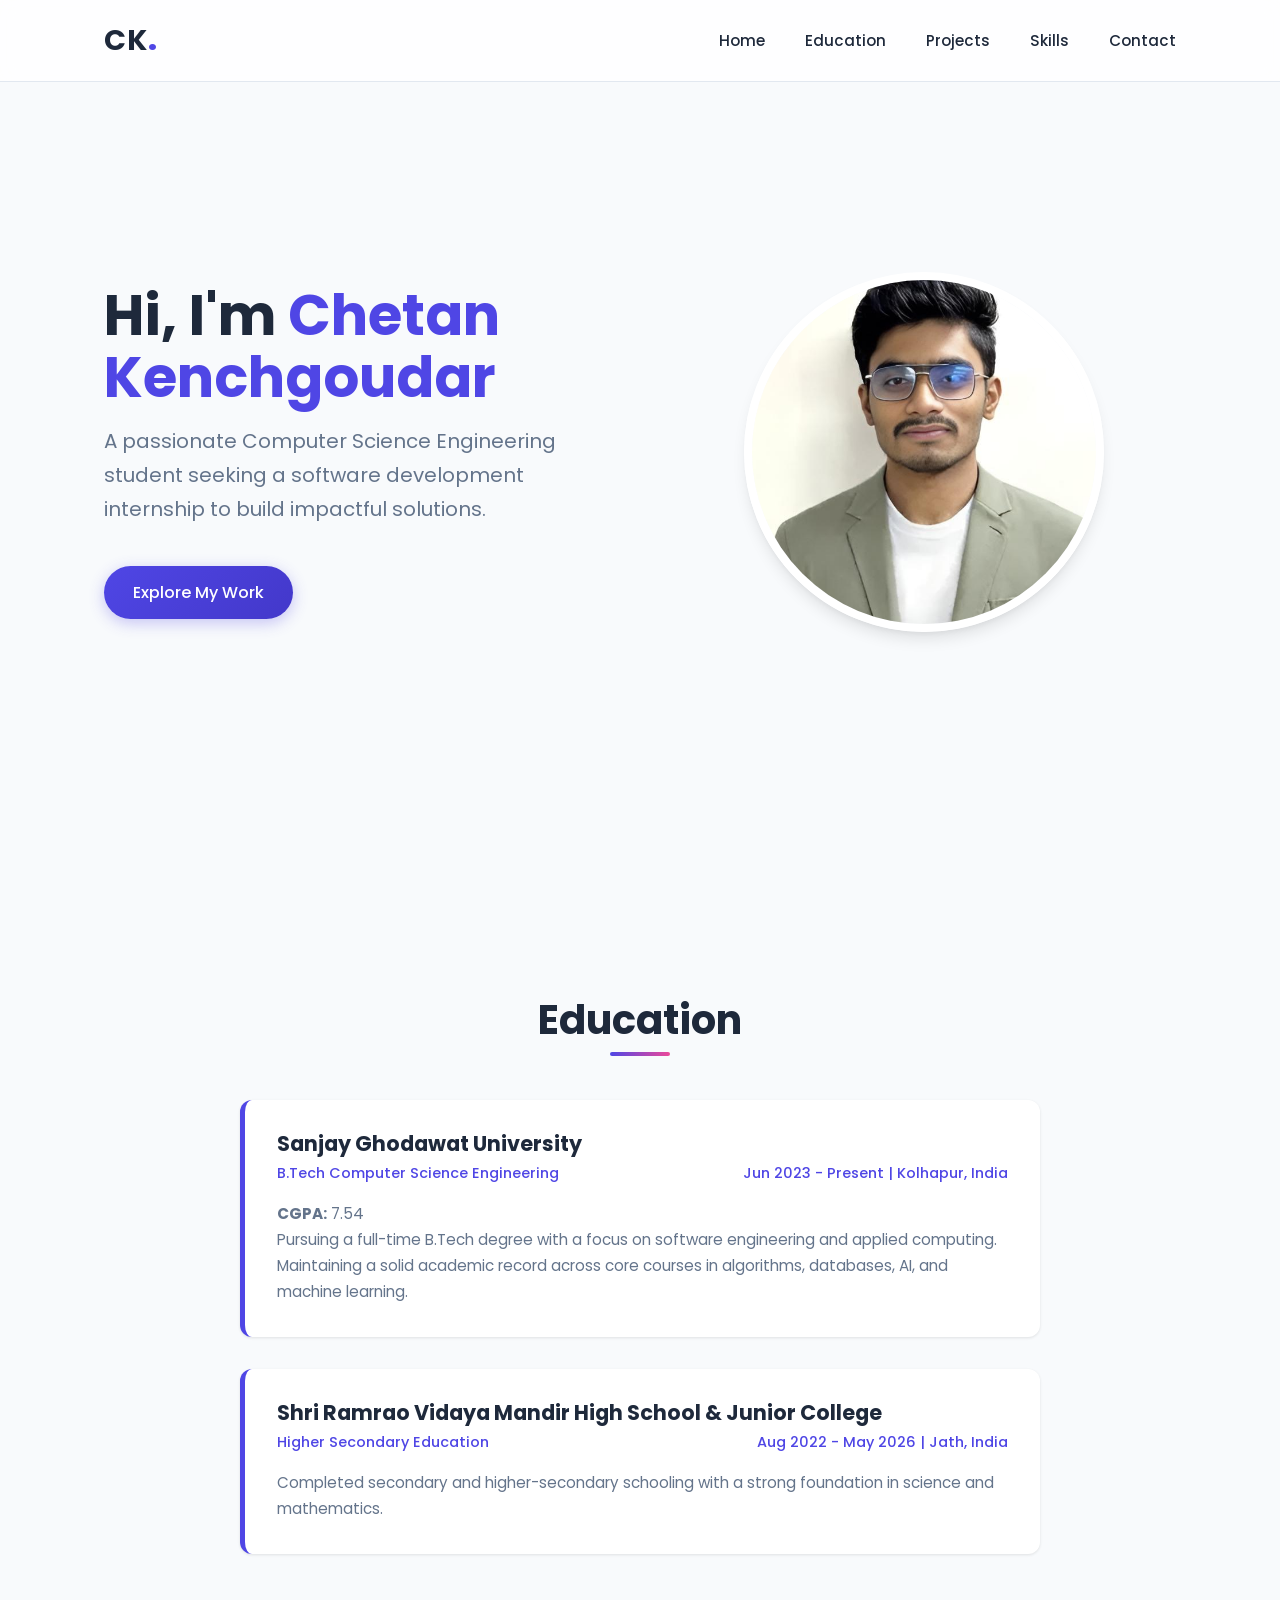
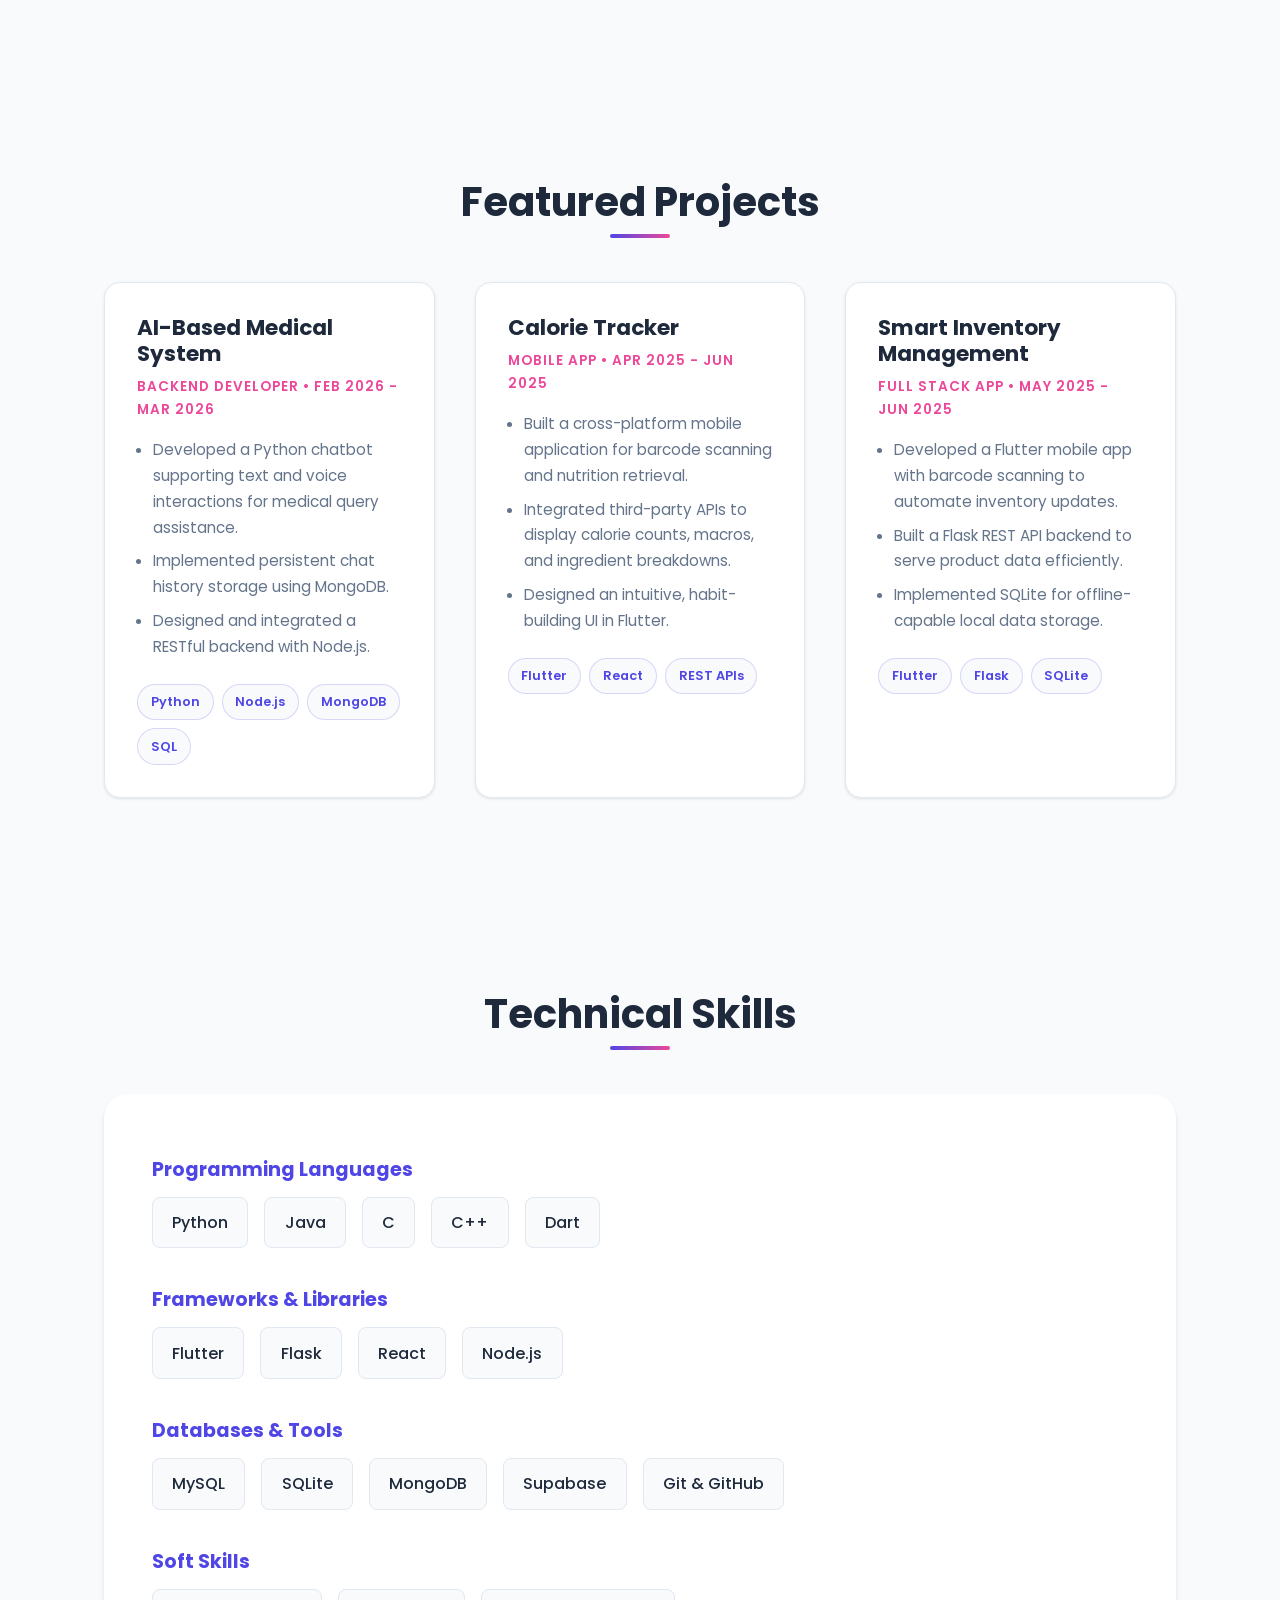
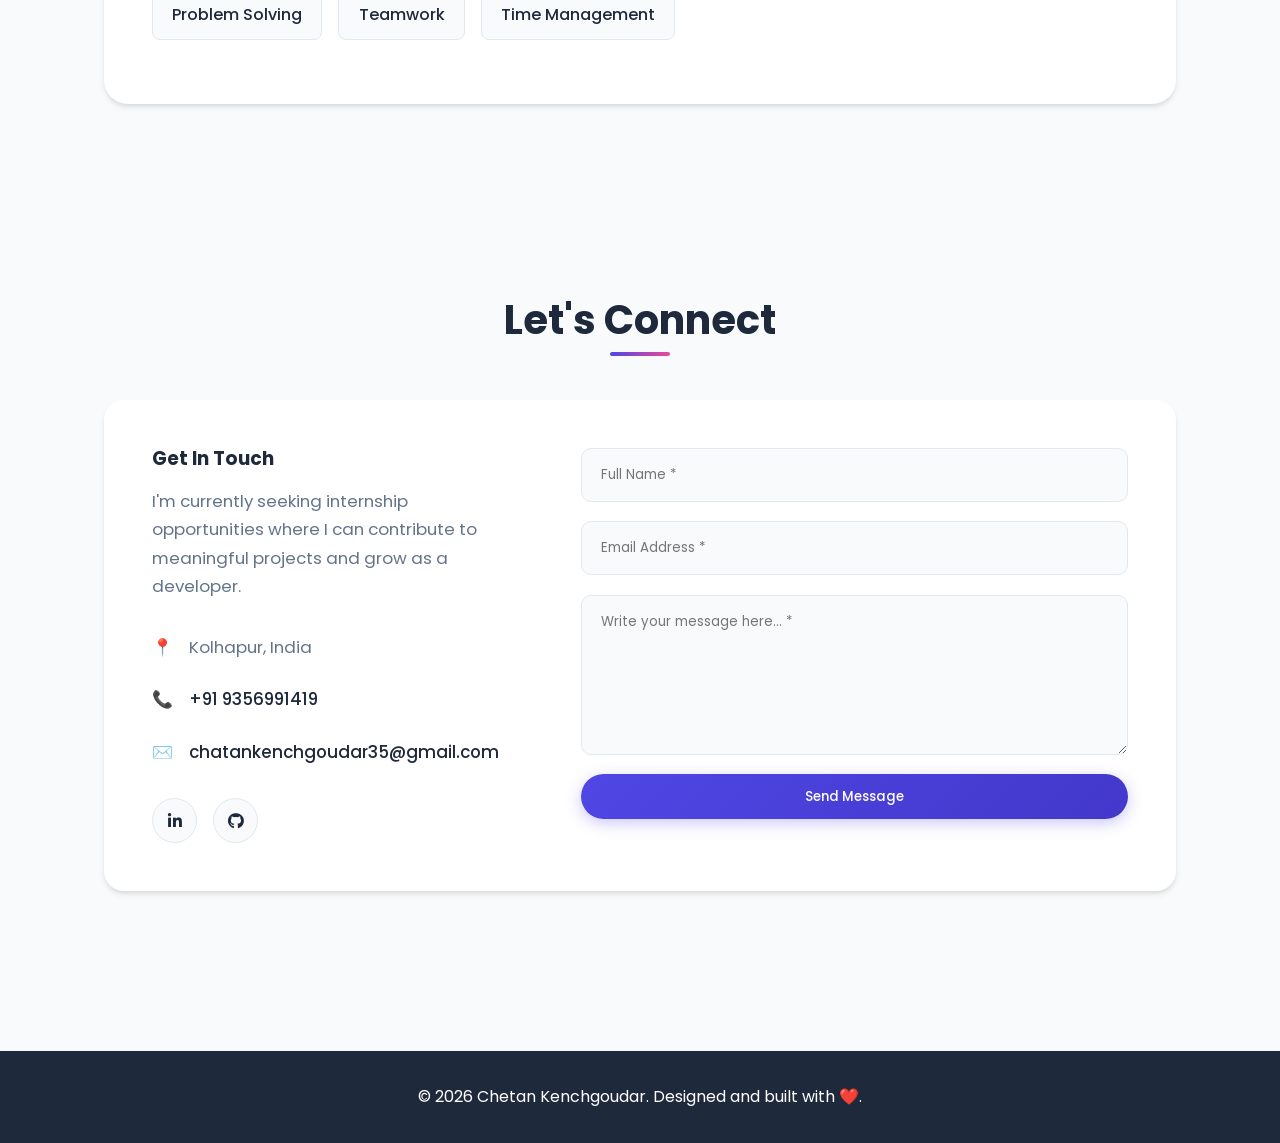
<file: index.html>
<!DOCTYPE html>
<html lang="en">
<head>
    <meta charset="UTF-8">
    <meta name="viewport" content="width=device-width, initial-scale=1.0">
    <title>Chetan Kenchgoudar | Portfolio</title>
    <link rel="preconnect" href="https://fonts.googleapis.com">
    <link rel="preconnect" href="https://fonts.gstatic.com" crossorigin>
    <link href="https://fonts.googleapis.com/css2?family=Poppins:wght@300;400;500;600;700&display=swap" rel="stylesheet">
    <link rel="stylesheet" href="https://cdnjs.cloudflare.com/ajax/libs/font-awesome/6.4.0/css/all.min.css">
    <link rel="stylesheet" href="portfolio_design.css">
</head>
<body>

    <header>
        <nav>
            <a href="#home" class="logo">CK<span>.</span></a>
            <ul>
                <li><a href="#home">Home</a></li>
                <li><a href="#about">Education</a></li>
                <li><a href="#projects">Projects</a></li>
                <li><a href="#skills">Skills</a></li>
                <li><a href="#contact">Contact</a></li>
            </ul>
        </nav>
    </header>

    <section id="home">
        <div class="hero-content">
            <h1 class="hero-title">Hi, I'm <span>Chetan Kenchgoudar</span></h1>
            <p class="hero-subtitle">A passionate Computer Science Engineering student seeking a software development internship to build impactful solutions.</p>
            <a href="#projects" class="btn">Explore My Work</a>
        </div>
        <div class="hero-image-container">
            <img src="id_photo.jpeg" alt="Chetan Kenchgoudar" class="hero-image">
        </div>
    </section>

    <section id="about">
        <h2 class="section-title">Education</h2>
        <div class="timeline">
            <div class="timeline-item">
                <h3 class="timeline-title">Sanjay Ghodawat University</h3>
                <div class="timeline-meta">
                    <span>B.Tech Computer Science Engineering</span>
                    <span>Jun 2023 - Present | Kolhapur, India</span>
                </div>
                <p class="timeline-text"><strong>CGPA:</strong> 7.54</p>
                <p class="timeline-text">Pursuing a full-time B.Tech degree with a focus on software engineering and applied computing. Maintaining a solid academic record across core courses in algorithms, databases, AI, and machine learning.</p>
            </div>
            
            <div class="timeline-item">
                <h3 class="timeline-title">Shri Ramrao Vidaya Mandir High School & Junior College</h3>
                <div class="timeline-meta">
                    <span>Higher Secondary Education</span>
                    <span>Aug 2022 - May 2026 | Jath, India</span>
                </div>
                <p class="timeline-text">Completed secondary and higher-secondary schooling with a strong foundation in science and mathematics.</p>
            </div>
        </div>
    </section>

    <section id="projects">
        <h2 class="section-title">Featured Projects</h2>
        <div class="projects-grid">
            <!-- Project 1 -->
            <div class="project-card">
                <h3 class="project-title">AI-Based Medical System</h3>
                <div class="project-role">Backend Developer &bull; Feb 2026 - Mar 2026</div>
                <ul class="project-features">
                    <li>Developed a Python chatbot supporting text and voice interactions for medical query assistance.</li>
                    <li>Implemented persistent chat history storage using MongoDB.</li>
                    <li>Designed and integrated a RESTful backend with Node.js.</li>
                </ul>
                <div class="tech-tags">
                    <span class="tech-tag">Python</span>
                    <span class="tech-tag">Node.js</span>
                    <span class="tech-tag">MongoDB</span>
                    <span class="tech-tag">SQL</span>
                </div>
            </div>
            
            <!-- Project 2 -->
            <div class="project-card">
                <h3 class="project-title">Calorie Tracker</h3>
                <div class="project-role">Mobile App &bull; Apr 2025 - Jun 2025</div>
                <ul class="project-features">
                    <li>Built a cross-platform mobile application for barcode scanning and nutrition retrieval.</li>
                    <li>Integrated third-party APIs to display calorie counts, macros, and ingredient breakdowns.</li>
                    <li>Designed an intuitive, habit-building UI in Flutter.</li>
                </ul>
                <div class="tech-tags">
                    <span class="tech-tag">Flutter</span>
                    <span class="tech-tag">React</span>
                    <span class="tech-tag">REST APIs</span>
                </div>
            </div>
            
            <!-- Project 3 -->
            <div class="project-card">
                <h3 class="project-title">Smart Inventory Management</h3>
                <div class="project-role">Full Stack App &bull; May 2025 - Jun 2025</div>
                <ul class="project-features">
                    <li>Developed a Flutter mobile app with barcode scanning to automate inventory updates.</li>
                    <li>Built a Flask REST API backend to serve product data efficiently.</li>
                    <li>Implemented SQLite for offline-capable local data storage.</li>
                </ul>
                <div class="tech-tags">
                    <span class="tech-tag">Flutter</span>
                    <span class="tech-tag">Flask</span>
                    <span class="tech-tag">SQLite</span>
                </div>
            </div>
        </div>
    </section>

    <section id="skills">
        <h2 class="section-title">Technical Skills</h2>
        <div class="skills-container">
            <div class="skill-category">
                <h3 class="skill-category-title">Programming Languages</h3>
                <div class="skill-items">
                    <span class="skill-item">Python</span>
                    <span class="skill-item">Java</span>
                    <span class="skill-item">C</span>
                    <span class="skill-item">C++</span>
                    <span class="skill-item">Dart</span>
                </div>
            </div>
            <div class="skill-category">
                <h3 class="skill-category-title">Frameworks & Libraries</h3>
                <div class="skill-items">
                    <span class="skill-item">Flutter</span>
                    <span class="skill-item">Flask</span>
                    <span class="skill-item">React</span>
                    <span class="skill-item">Node.js</span>
                </div>
            </div>
            <div class="skill-category">
                <h3 class="skill-category-title">Databases & Tools</h3>
                <div class="skill-items">
                    <span class="skill-item">MySQL</span>
                    <span class="skill-item">SQLite</span>
                    <span class="skill-item">MongoDB</span>
                    <span class="skill-item">Supabase</span>
                    <span class="skill-item">Git & GitHub</span>
                </div>
            </div>
            <div class="skill-category">
                <h3 class="skill-category-title">Soft Skills</h3>
                <div class="skill-items">
                    <span class="skill-item">Problem Solving</span>
                    <span class="skill-item">Teamwork</span>
                    <span class="skill-item">Time Management</span>
                </div>
            </div>
        </div>
    </section>

    <section id="contact">
        <h2 class="section-title">Let's Connect</h2>
        <div class="contact-wrapper">
            <div class="contact-info">
                <h3>Get In Touch</h3>
                <p style="margin-top: 1rem; margin-bottom: 2rem;">I'm currently seeking internship opportunities where I can contribute to meaningful projects and grow as a developer.</p>
                
                <p>📍 <span>Kolhapur, India</span></p>
                <p>📞 <a href="tel:+919356991419">+91 9356991419</a></p>
                <p>✉️ <a href="mailto:chatankenchgoudar35@gmail.com">chatankenchgoudar35@gmail.com</a></p>

                <div class="social-links">
                    <a href="https://www.linkedin.com/authwall?trk=gf&trkInfo=AQGGTqM0ZwcKowAAAZ2cUcHoEHfDS6eBnH4g4Q-cxKCWYAdqOgk7hxLdjLNKBSPe8jdmuKFE__CIv23SAOJ6mwMfrmOQ6SKngbtzZXo9KY92ncoLSf2I0LgKeD4BChWzn7RLwQA=&original_referer=&sessionRedirect=https%3A%2F%2Fwww.linkedin.com%2Fin%2Fchetan-kenchagoudar-619902284%3Futm_source%3Dshare_via%26utm_content%3Dprofile%26utm_medium%3Dmember_ios" class="social-link" title="LinkedIn"><i class="fa-brands fa-linkedin-in"></i></a>
                    <a href="https://github.com/Chetan-1503" class="social-link" title="GitHub"><i class="fa-brands fa-github"></i></a>
                </div>
            </div>
            
            <form class="contact-form">
                <div class="input-group">
                    <input type="text" placeholder="Full Name *" required>
                </div>
                <div class="input-group">
                    <input type="email" placeholder="Email Address *" required>
                </div>
                <div class="input-group">
                    <textarea placeholder="Write your message here... *" required></textarea>
                </div>
                <button type="submit" class="btn">Send Message</button>
            </form>
        </div>
    </section>

    <footer>
        <p>&copy; 2026 Chetan Kenchgoudar. Designed and built with ❤️.</p>
    </footer>

    <script src="portfolio_logic.js"></script>
</body>
</html>
</file>
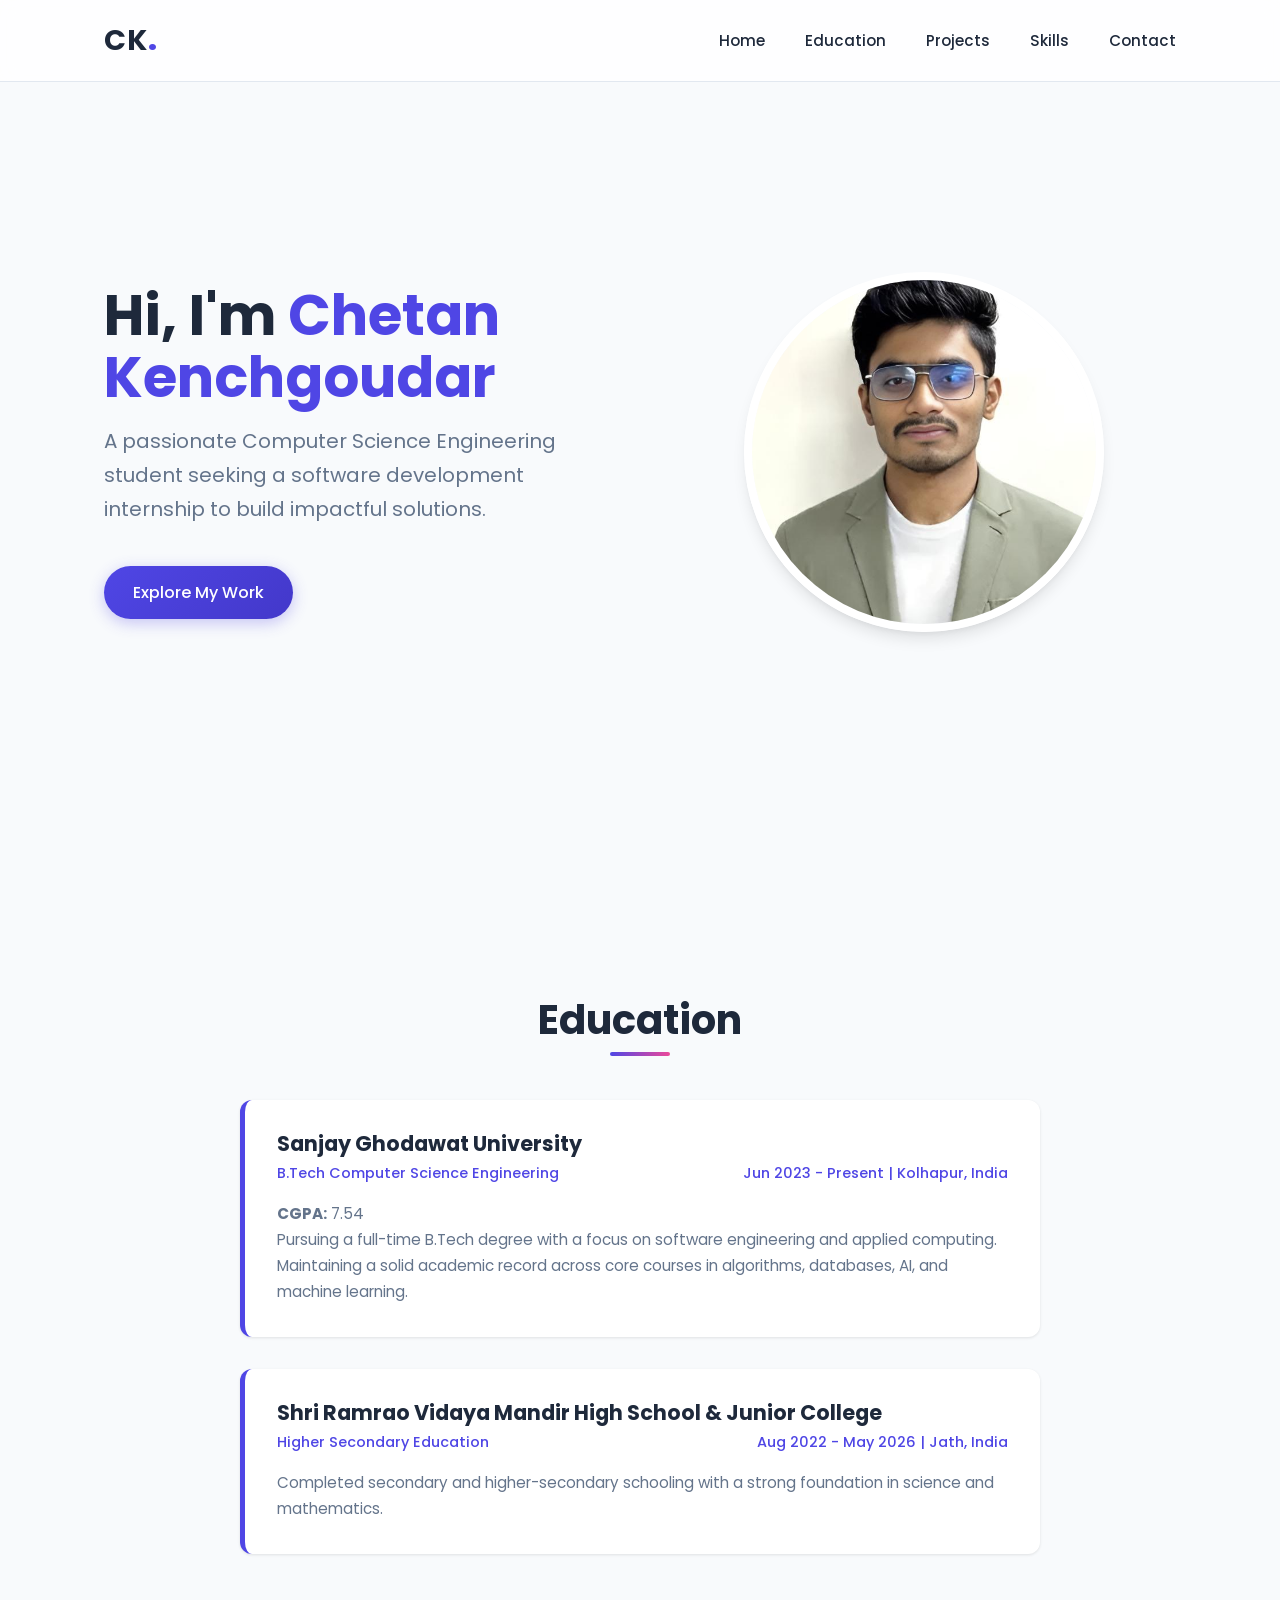
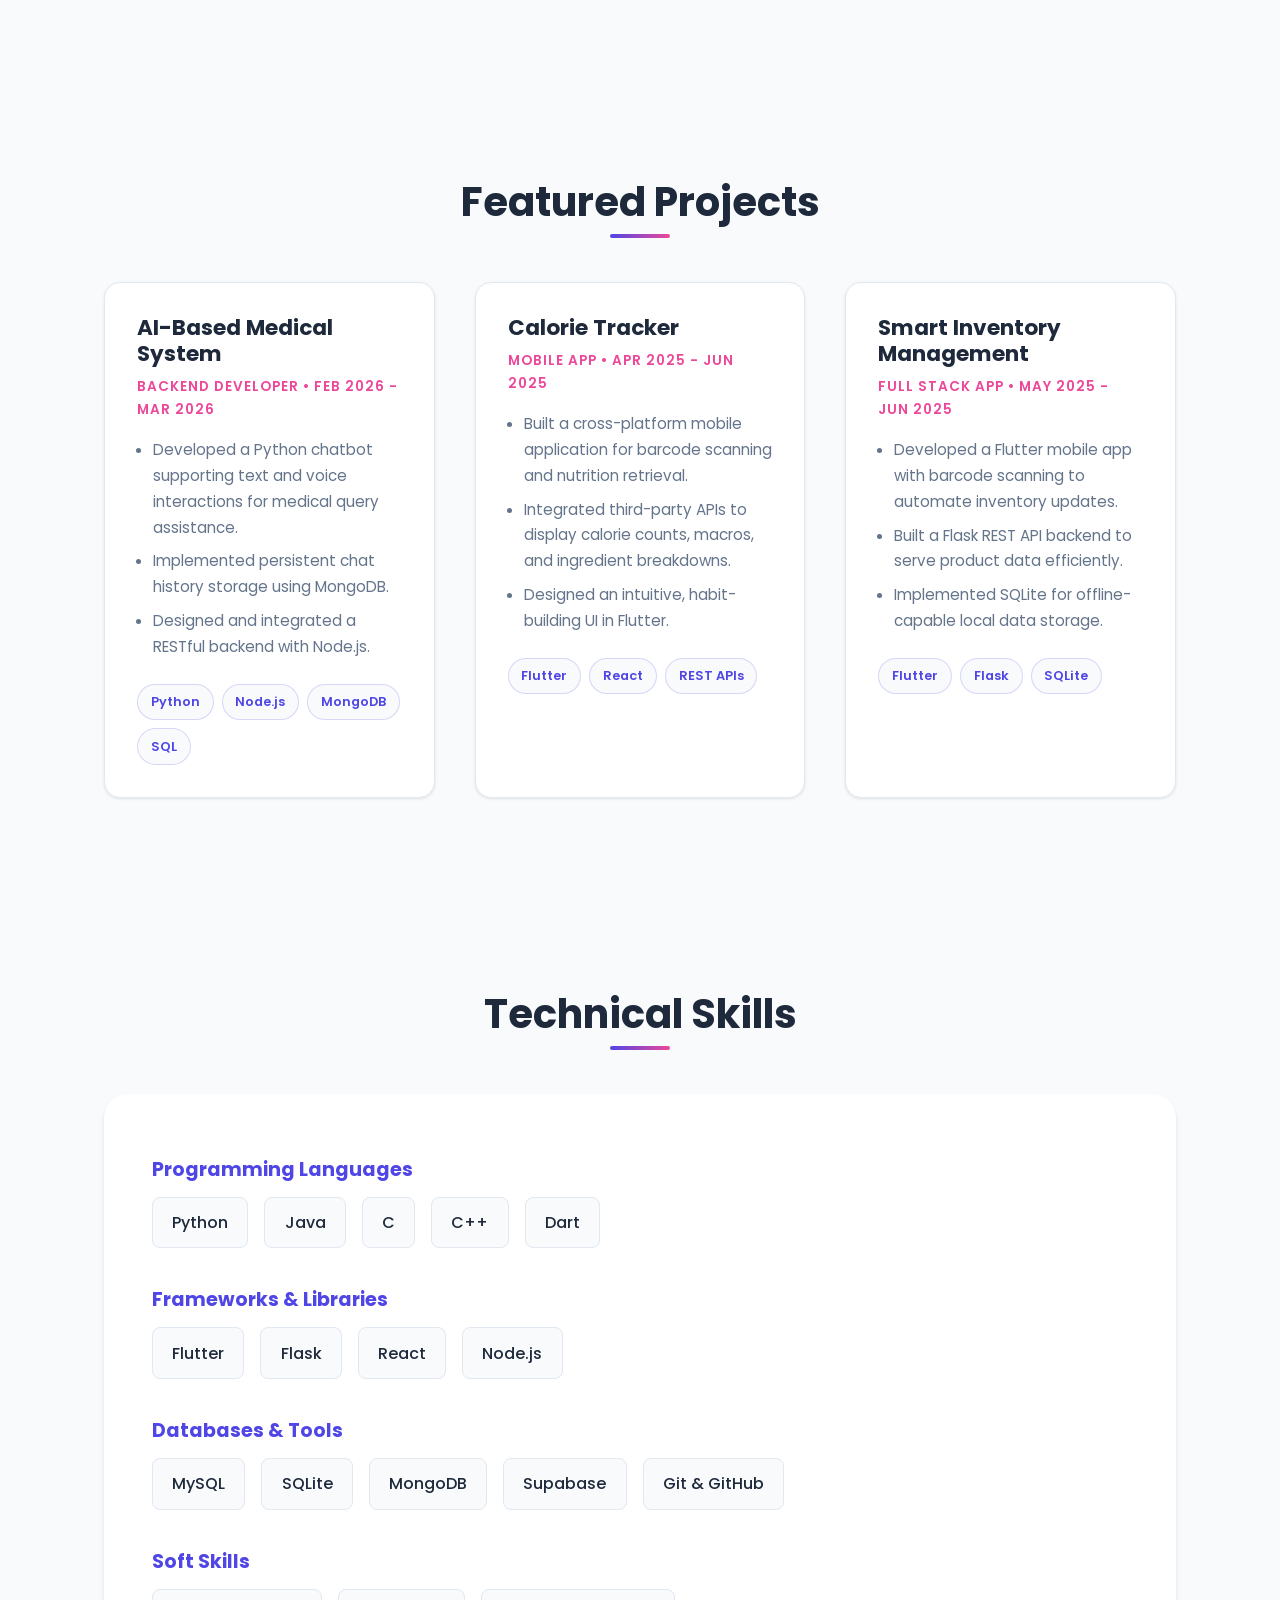
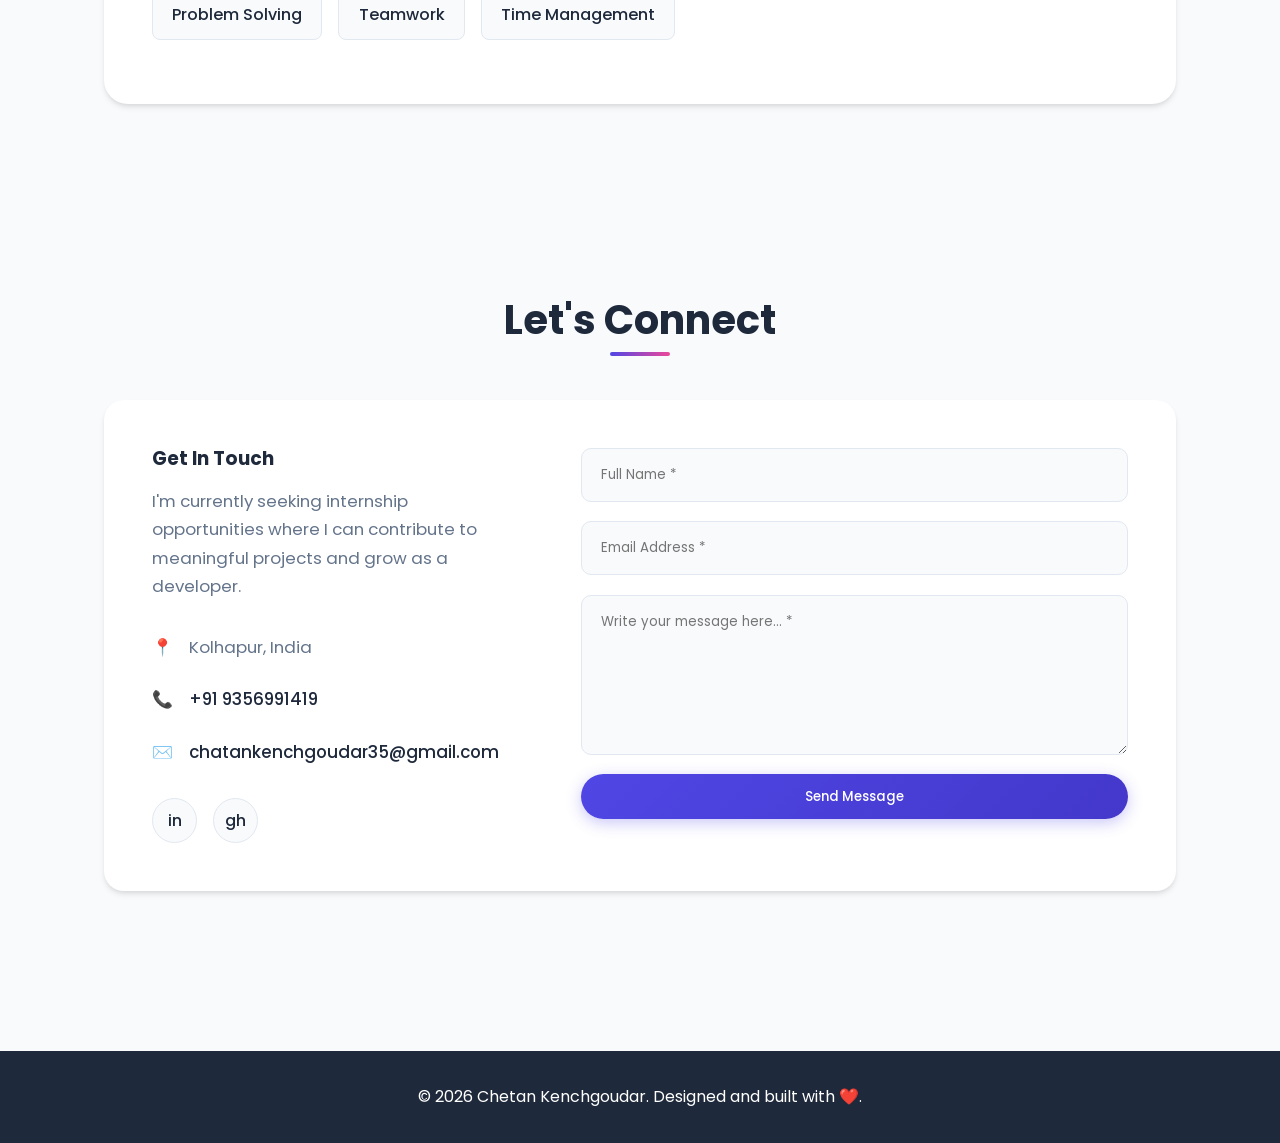
<file: chetan_portfolio.html>
<!DOCTYPE html>
<html lang="en">
<head>
    <meta charset="UTF-8">
    <meta name="viewport" content="width=device-width, initial-scale=1.0">
    <title>Chetan Kenchgoudar | Portfolio</title>
    <link rel="preconnect" href="https://fonts.googleapis.com">
    <link rel="preconnect" href="https://fonts.gstatic.com" crossorigin>
    <link href="https://fonts.googleapis.com/css2?family=Poppins:wght@300;400;500;600;700&display=swap" rel="stylesheet">
    <link rel="stylesheet" href="portfolio_design.css">
</head>
<body>

    <header>
        <nav>
            <a href="#home" class="logo">CK<span>.</span></a>
            <ul>
                <li><a href="#home">Home</a></li>
                <li><a href="#about">Education</a></li>
                <li><a href="#projects">Projects</a></li>
                <li><a href="#skills">Skills</a></li>
                <li><a href="#contact">Contact</a></li>
            </ul>
        </nav>
    </header>

    <section id="home">
        <div class="hero-content">
            <h1 class="hero-title">Hi, I'm <span>Chetan Kenchgoudar</span></h1>
            <p class="hero-subtitle">A passionate Computer Science Engineering student seeking a software development internship to build impactful solutions.</p>
            <a href="#projects" class="btn">Explore My Work</a>
        </div>
        <div class="hero-image-container">
            <img src="id_photo.jpeg" alt="Chetan Kenchgoudar" class="hero-image">
        </div>
    </section>

    <section id="about">
        <h2 class="section-title">Education</h2>
        <div class="timeline">
            <div class="timeline-item">
                <h3 class="timeline-title">Sanjay Ghodawat University</h3>
                <div class="timeline-meta">
                    <span>B.Tech Computer Science Engineering</span>
                    <span>Jun 2023 - Present | Kolhapur, India</span>
                </div>
                <p class="timeline-text"><strong>CGPA:</strong> 7.54</p>
                <p class="timeline-text">Pursuing a full-time B.Tech degree with a focus on software engineering and applied computing. Maintaining a solid academic record across core courses in algorithms, databases, AI, and machine learning.</p>
            </div>
            
            <div class="timeline-item">
                <h3 class="timeline-title">Shri Ramrao Vidaya Mandir High School & Junior College</h3>
                <div class="timeline-meta">
                    <span>Higher Secondary Education</span>
                    <span>Aug 2022 - May 2026 | Jath, India</span>
                </div>
                <p class="timeline-text">Completed secondary and higher-secondary schooling with a strong foundation in science and mathematics.</p>
            </div>
        </div>
    </section>

    <section id="projects">
        <h2 class="section-title">Featured Projects</h2>
        <div class="projects-grid">
            <!-- Project 1 -->
            <div class="project-card">
                <h3 class="project-title">AI-Based Medical System</h3>
                <div class="project-role">Backend Developer &bull; Feb 2026 - Mar 2026</div>
                <ul class="project-features">
                    <li>Developed a Python chatbot supporting text and voice interactions for medical query assistance.</li>
                    <li>Implemented persistent chat history storage using MongoDB.</li>
                    <li>Designed and integrated a RESTful backend with Node.js.</li>
                </ul>
                <div class="tech-tags">
                    <span class="tech-tag">Python</span>
                    <span class="tech-tag">Node.js</span>
                    <span class="tech-tag">MongoDB</span>
                    <span class="tech-tag">SQL</span>
                </div>
            </div>
            
            <!-- Project 2 -->
            <div class="project-card">
                <h3 class="project-title">Calorie Tracker</h3>
                <div class="project-role">Mobile App &bull; Apr 2025 - Jun 2025</div>
                <ul class="project-features">
                    <li>Built a cross-platform mobile application for barcode scanning and nutrition retrieval.</li>
                    <li>Integrated third-party APIs to display calorie counts, macros, and ingredient breakdowns.</li>
                    <li>Designed an intuitive, habit-building UI in Flutter.</li>
                </ul>
                <div class="tech-tags">
                    <span class="tech-tag">Flutter</span>
                    <span class="tech-tag">React</span>
                    <span class="tech-tag">REST APIs</span>
                </div>
            </div>
            
            <!-- Project 3 -->
            <div class="project-card">
                <h3 class="project-title">Smart Inventory Management</h3>
                <div class="project-role">Full Stack App &bull; May 2025 - Jun 2025</div>
                <ul class="project-features">
                    <li>Developed a Flutter mobile app with barcode scanning to automate inventory updates.</li>
                    <li>Built a Flask REST API backend to serve product data efficiently.</li>
                    <li>Implemented SQLite for offline-capable local data storage.</li>
                </ul>
                <div class="tech-tags">
                    <span class="tech-tag">Flutter</span>
                    <span class="tech-tag">Flask</span>
                    <span class="tech-tag">SQLite</span>
                </div>
            </div>
        </div>
    </section>

    <section id="skills">
        <h2 class="section-title">Technical Skills</h2>
        <div class="skills-container">
            <div class="skill-category">
                <h3 class="skill-category-title">Programming Languages</h3>
                <div class="skill-items">
                    <span class="skill-item">Python</span>
                    <span class="skill-item">Java</span>
                    <span class="skill-item">C</span>
                    <span class="skill-item">C++</span>
                    <span class="skill-item">Dart</span>
                </div>
            </div>
            <div class="skill-category">
                <h3 class="skill-category-title">Frameworks & Libraries</h3>
                <div class="skill-items">
                    <span class="skill-item">Flutter</span>
                    <span class="skill-item">Flask</span>
                    <span class="skill-item">React</span>
                    <span class="skill-item">Node.js</span>
                </div>
            </div>
            <div class="skill-category">
                <h3 class="skill-category-title">Databases & Tools</h3>
                <div class="skill-items">
                    <span class="skill-item">MySQL</span>
                    <span class="skill-item">SQLite</span>
                    <span class="skill-item">MongoDB</span>
                    <span class="skill-item">Supabase</span>
                    <span class="skill-item">Git & GitHub</span>
                </div>
            </div>
            <div class="skill-category">
                <h3 class="skill-category-title">Soft Skills</h3>
                <div class="skill-items">
                    <span class="skill-item">Problem Solving</span>
                    <span class="skill-item">Teamwork</span>
                    <span class="skill-item">Time Management</span>
                </div>
            </div>
        </div>
    </section>

    <section id="contact">
        <h2 class="section-title">Let's Connect</h2>
        <div class="contact-wrapper">
            <div class="contact-info">
                <h3>Get In Touch</h3>
                <p style="margin-top: 1rem; margin-bottom: 2rem;">I'm currently seeking internship opportunities where I can contribute to meaningful projects and grow as a developer.</p>
                
                <p>📍 <span>Kolhapur, India</span></p>
                <p>📞 <a href="tel:+919356991419">+91 9356991419</a></p>
                <p>✉️ <a href="mailto:chatankenchgoudar35@gmail.com">chatankenchgoudar35@gmail.com</a></p>

                <div class="social-links">
                    <a href="#" class="social-link" title="LinkedIn">in</a>
                    <a href="#" class="social-link" title="GitHub">gh</a>
                </div>
            </div>
            
            <form class="contact-form">
                <div class="input-group">
                    <input type="text" placeholder="Full Name *" required>
                </div>
                <div class="input-group">
                    <input type="email" placeholder="Email Address *" required>
                </div>
                <div class="input-group">
                    <textarea placeholder="Write your message here... *" required></textarea>
                </div>
                <button type="submit" class="btn">Send Message</button>
            </form>
        </div>
    </section>

    <footer>
        <p>&copy; 2026 Chetan Kenchgoudar. Designed and built with ❤️.</p>
    </footer>

    <script src="portfolio_logic.js"></script>
</body>
</html>
</file>
<file: portfolio_design.css>
:root {
    --primary-color: #4f46e5;
    --primary-hover: #4338ca;
    --secondary-color: #ec4899;
    --text-color: #1e293b;
    --text-light: #64748b;
    --bg-color: #f8fafc;
    --card-bg: #ffffff;
    --border-color: #e2e8f0;
    --shadow-sm: 0 1px 3px rgba(0,0,0,0.1);
    --shadow-md: 0 4px 6px -1px rgba(0,0,0,0.1), 0 2px 4px -1px rgba(0,0,0,0.06);
    --shadow-lg: 0 10px 15px -3px rgba(0,0,0,0.1), 0 4px 6px -2px rgba(0,0,0,0.05);
}

* {
    margin: 0;
    padding: 0;
    box-sizing: border-box;
    font-family: 'Poppins', sans-serif;
}

html {
    scroll-behavior: smooth;
}

body {
    background-color: var(--bg-color);
    color: var(--text-color);
    line-height: 1.7;
}

/* Typography */
h1, h2, h3, h4 {
    line-height: 1.2;
    color: var(--text-color);
}

/* Glassmorphism Header */
header {
    background-color: rgba(255, 255, 255, 0.8);
    backdrop-filter: blur(10px);
    -webkit-backdrop-filter: blur(10px);
    border-bottom: 1px solid var(--border-color);
    position: fixed;
    width: 100%;
    top: 0;
    z-index: 1000;
    transition: all 0.3s ease;
}

nav {
    display: flex;
    justify-content: space-between;
    align-items: center;
    padding: 1rem 5%;
    max-width: 1200px;
    margin: 0 auto;
}

.logo {
    font-size: 1.8rem;
    font-weight: 700;
    color: var(--text-color);
    text-decoration: none;
    letter-spacing: 1px;
    position: relative;
}

.logo span {
    color: var(--primary-color);
    font-weight: 800;
}

nav ul {
    display: flex;
    list-style: none;
    gap: 2.5rem;
}

nav a {
    text-decoration: none;
    color: var(--text-color);
    font-weight: 500;
    font-size: 0.95rem;
    transition: color 0.3s ease;
    position: relative;
}

nav a::after {
    content: '';
    position: absolute;
    width: 0;
    height: 2px;
    bottom: -4px;
    left: 0;
    background-color: var(--primary-color);
    transition: width 0.3s ease;
}

nav a:hover {
    color: var(--primary-color);
}

nav a:hover::after {
    width: 100%;
}

section {
    padding: 6rem 5%;
    max-width: 1200px;
    margin: 0 auto;
}

/* Section Titles */
.section-title {
    text-align: center;
    font-size: 2.5rem;
    font-weight: 700;
    margin-bottom: 3.5rem;
    position: relative;
}

.section-title::after {
    content: '';
    position: absolute;
    bottom: -12px;
    left: 50%;
    transform: translateX(-50%);
    width: 60px;
    height: 4px;
    background: linear-gradient(to right, var(--primary-color), var(--secondary-color));
    border-radius: 2px;
}

/* Buttons */
.btn {
    display: inline-block;
    padding: 0.8rem 1.8rem;
    background: linear-gradient(135deg, var(--primary-color), var(--primary-hover));
    color: white;
    text-decoration: none;
    border-radius: 30px;
    font-weight: 500;
    transition: all 0.3s ease;
    border: none;
    cursor: pointer;
    box-shadow: 0 4px 15px rgba(79, 70, 229, 0.3);
}

.btn:hover {
    transform: translateY(-2px);
    box-shadow: 0 6px 20px rgba(79, 70, 229, 0.4);
}

/* Hero Section */
#home {
    min-height: 100vh;
    display: flex;
    align-items: center;
    justify-content: space-between;
    gap: 4rem;
    padding-top: 100px;
}

.hero-content {
    flex: 1;
    animation: slideInLeft 1s ease forwards;
}

.hero-title {
    font-size: 3.5rem;
    font-weight: 700;
    margin-bottom: 1rem;
    line-height: 1.1;
}

.hero-title span {
    color: var(--primary-color);
}

.hero-subtitle {
    font-size: 1.25rem;
    color: var(--text-light);
    margin-bottom: 2.5rem;
    max-width: 90%;
}

.hero-image-container {
    flex: 1;
    display: flex;
    justify-content: center;
    align-items: center;
    animation: fadeInRight 1s ease forwards;
}

.hero-image {
    width: 360px;
    height: 360px;
    border-radius: 50%;
    object-fit: cover;
    border: 8px solid white;
    box-shadow: var(--shadow-lg);
}

/* Education Component */
.timeline {
    max-width: 800px;
    margin: 0 auto;
    position: relative;
}

.timeline-item {
    background: var(--card-bg);
    padding: 2rem;
    border-radius: 12px;
    box-shadow: var(--shadow-sm);
    margin-bottom: 2rem;
    border-left: 5px solid var(--primary-color);
    transition: transform 0.3s ease, box-shadow 0.3s ease;
}

.timeline-item:hover {
    transform: translateX(5px);
    box-shadow: var(--shadow-md);
}

.timeline-title {
    color: var(--text-color);
    font-size: 1.3rem;
    margin-bottom: 0.25rem;
}

.timeline-meta {
    color: var(--primary-color);
    font-weight: 500;
    font-size: 0.9rem;
    margin-bottom: 1rem;
    display: flex;
    justify-content: space-between;
}

.timeline-text {
    color: var(--text-light);
    font-size: 0.95rem;
}

/* Projects Grid */
.projects-grid {
    display: grid;
    grid-template-columns: repeat(auto-fit, minmax(320px, 1fr));
    gap: 2.5rem;
}

.project-card {
    background: var(--card-bg);
    border-radius: 16px;
    padding: 2rem;
    box-shadow: var(--shadow-sm);
    transition: all 0.4s ease;
    position: relative;
    overflow: hidden;
    border: 1px solid var(--border-color);
}

.project-card::before {
    content: '';
    position: absolute;
    top: 0;
    left: 0;
    width: 100%;
    height: 4px;
    background: linear-gradient(to right, var(--primary-color), var(--secondary-color));
    transform: scaleX(0);
    transform-origin: left;
    transition: transform 0.4s ease;
}

.project-card:hover {
    transform: translateY(-10px);
    box-shadow: var(--shadow-lg);
}

.project-card:hover::before {
    transform: scaleX(1);
}

.project-title {
    font-size: 1.35rem;
    margin-bottom: 0.5rem;
    color: var(--text-color);
}

.project-role {
    font-size: 0.85rem;
    color: var(--secondary-color);
    font-weight: 600;
    margin-bottom: 1rem;
    text-transform: uppercase;
    letter-spacing: 1px;
}

.project-features {
    margin-left: 1rem;
    margin-bottom: 1.5rem;
    color: var(--text-light);
    font-size: 0.95rem;
}

.project-features li {
    margin-bottom: 0.5rem;
}

.tech-tags {
    display: flex;
    flex-wrap: wrap;
    gap: 0.5rem;
}

.tech-tag {
    background: var(--bg-color);
    color: var(--primary-color);
    font-size: 0.8rem;
    font-weight: 600;
    padding: 0.4rem 0.8rem;
    border-radius: 20px;
    border: 1px solid rgba(79, 70, 229, 0.2);
}

/* Skills Section */
.skills-container {
    background-color: white;
    border-radius: 24px;
    padding: 4rem 3rem;
    box-shadow: var(--shadow-md);
}

.skill-category {
    margin-bottom: 2.5rem;
}

.skill-category:last-child {
    margin-bottom: 0;
}

.skill-category-title {
    font-size: 1.2rem;
    color: var(--primary-color);
    margin-bottom: 1rem;
    display: flex;
    align-items: center;
    gap: 10px;
}

.skill-items {
    display: flex;
    flex-wrap: wrap;
    gap: 1rem;
}

.skill-item {
    background: var(--bg-color);
    padding: 0.7rem 1.2rem;
    border-radius: 8px;
    font-weight: 500;
    color: var(--text-main);
    border: 1px solid var(--border-color);
    transition: all 0.3s ease;
}

.skill-item:hover {
    border-color: var(--primary-color);
    color: var(--primary-color);
    background: rgba(79, 70, 229, 0.05);
}

/* Contact Section */
.contact-wrapper {
    display: flex;
    gap: 4rem;
    background: var(--card-bg);
    border-radius: 20px;
    padding: 3rem;
    box-shadow: var(--shadow-md);
}

.contact-info {
    flex: 1;
}

.contact-info p {
    margin-bottom: 1.5rem;
    display: flex;
    align-items: center;
    gap: 1rem;
    color: var(--text-light);
    font-size: 1.05rem;
}

.contact-info a {
    color: var(--text-color);
    text-decoration: none;
    font-weight: 500;
    transition: color 0.3s ease;
}

.contact-info a:hover {
    color: var(--primary-color);
}

.social-links {
    display: flex;
    gap: 1rem;
    margin-top: 2rem;
}

.social-link {
    width: 45px;
    height: 45px;
    border-radius: 50%;
    background: var(--bg-color);
    display: flex;
    justify-content: center;
    align-items: center;
    color: var(--primary-color);
    text-decoration: none;
    font-weight: 600;
    transition: all 0.3s ease;
    border: 1px solid var(--border-color);
}

.social-link:hover {
    background: var(--primary-color);
    color: white;
    transform: translateY(-3px);
}

.contact-form {
    flex: 1.5;
    display: flex;
    flex-direction: column;
    gap: 1.2rem;
}

.input-group {
    display: flex;
    flex-direction: column;
    gap: 0.5rem;
}

input, textarea {
    padding: 1rem 1.2rem;
    border: 1px solid var(--border-color);
    border-radius: 10px;
    background: var(--bg-color);
    font-family: inherit;
    color: var(--text-color);
    transition: all 0.3s ease;
}

input:focus, textarea:focus {
    outline: none;
    border-color: var(--primary-color);
    background: white;
    box-shadow: 0 0 0 4px rgba(79, 70, 229, 0.1);
}

textarea {
    resize: vertical;
    min-height: 160px;
}

footer {
    text-align: center;
    padding: 2rem;
    background-color: var(--text-color);
    color: white;
    margin-top: 4rem;
}

/* Animations */
@keyframes morphing {
    0% { border-radius: 30% 70% 70% 30% / 30% 30% 70% 70%; }
    25% { border-radius: 58% 42% 75% 25% / 76% 46% 54% 24%; }
    50% { border-radius: 50% 50% 33% 67% / 55% 27% 73% 45%; }
    75% { border-radius: 33% 67% 58% 42% / 63% 68% 32% 37%; }
    100% { border-radius: 30% 70% 70% 30% / 30% 30% 70% 70%; }
}

@keyframes slideInLeft {
    from { opacity: 0; transform: translateX(-50px); }
    to { opacity: 1; transform: translateX(0); }
}

@keyframes fadeInRight {
    from { opacity: 0; transform: translateX(50px); }
    to { opacity: 1; transform: translateX(0); }
}

/* Responsive */
@media (max-width: 900px) {
    #home {
        flex-direction: column-reverse;
        text-align: center;
        padding-top: 120px;
        gap: 2rem;
    }
    .hero-subtitle {
        margin: 0 auto 2.5rem;
    }
    .contact-wrapper {
        flex-direction: column;
    }
}

@media (max-width: 768px) {
    nav ul {
        display: none;
    }
    .hero-title {
        font-size: 2.5rem;
    }
    .hero-image {
        width: 280px;
        height: 280px;
    }
    .timeline-meta {
        flex-direction: column;
        gap: 0.2rem;
    }
    .skills-container {
        padding: 2rem;
    }
}
</file>
